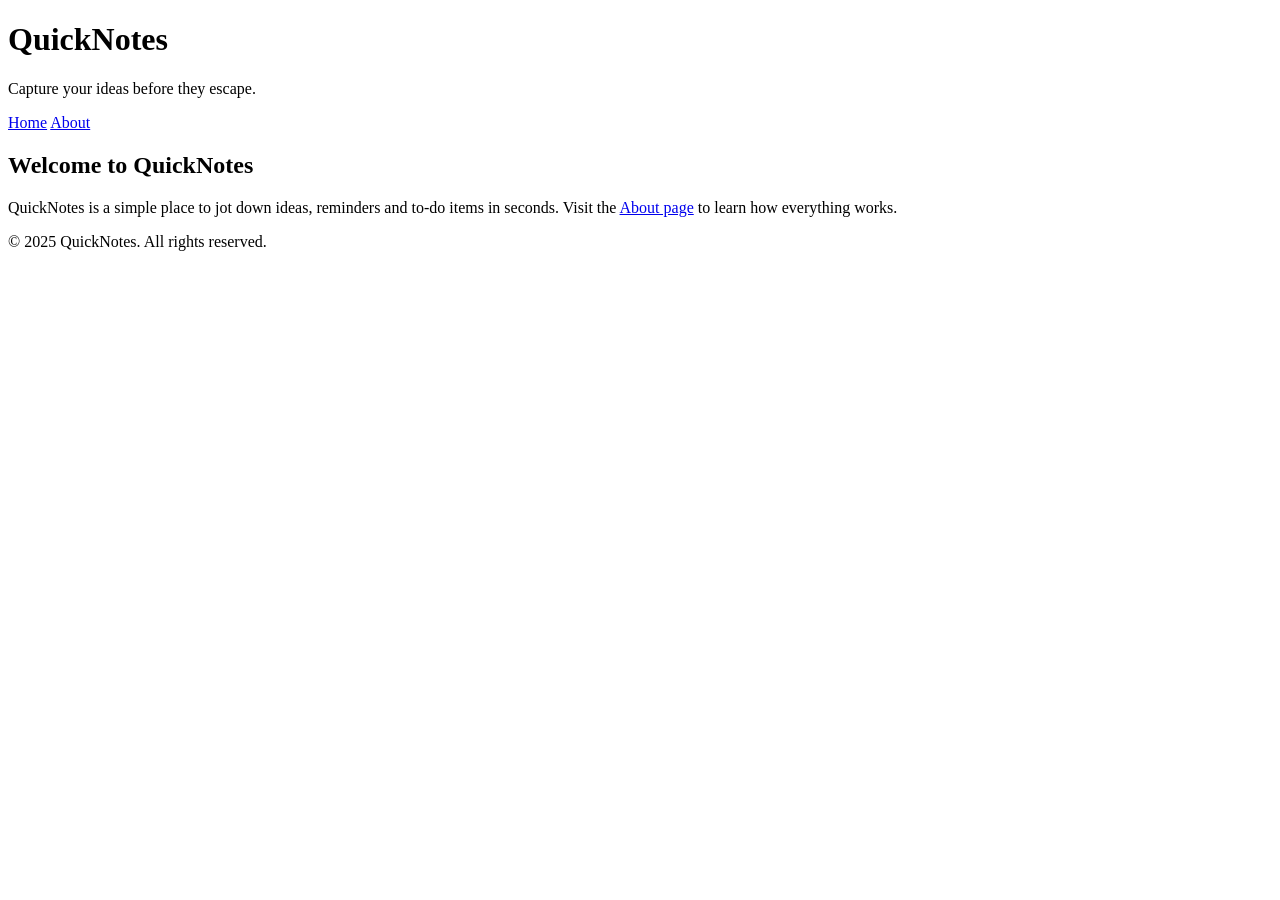
<file: index.html>
<!DOCTYPE html>
<html lang="en">
<head>
  <meta charset="utf-8">
  <meta name="viewport" content="width=device-width, initial-scale=1.0">
  <title>QuickNotes - Home</title>
</head>
<body>
  <header>
    <h1>QuickNotes</h1>
    <p>Capture your ideas before they escape.</p>
    <nav>
      <a href="index.html">Home</a>
      <a href="about.html">About</a>
    </nav>
  </header>

  <main>
    <h2>Welcome to QuickNotes</h2>
    <p>
      QuickNotes is a simple place to jot down ideas, reminders and to-do items
      in seconds. Visit the <a href="about.html">About page</a> to learn how
      everything works.
    </p>
  </main>

  <footer>
    <p>&copy; 2025 QuickNotes. All rights reserved.</p>
  </footer>
</body>
</html>
</file>
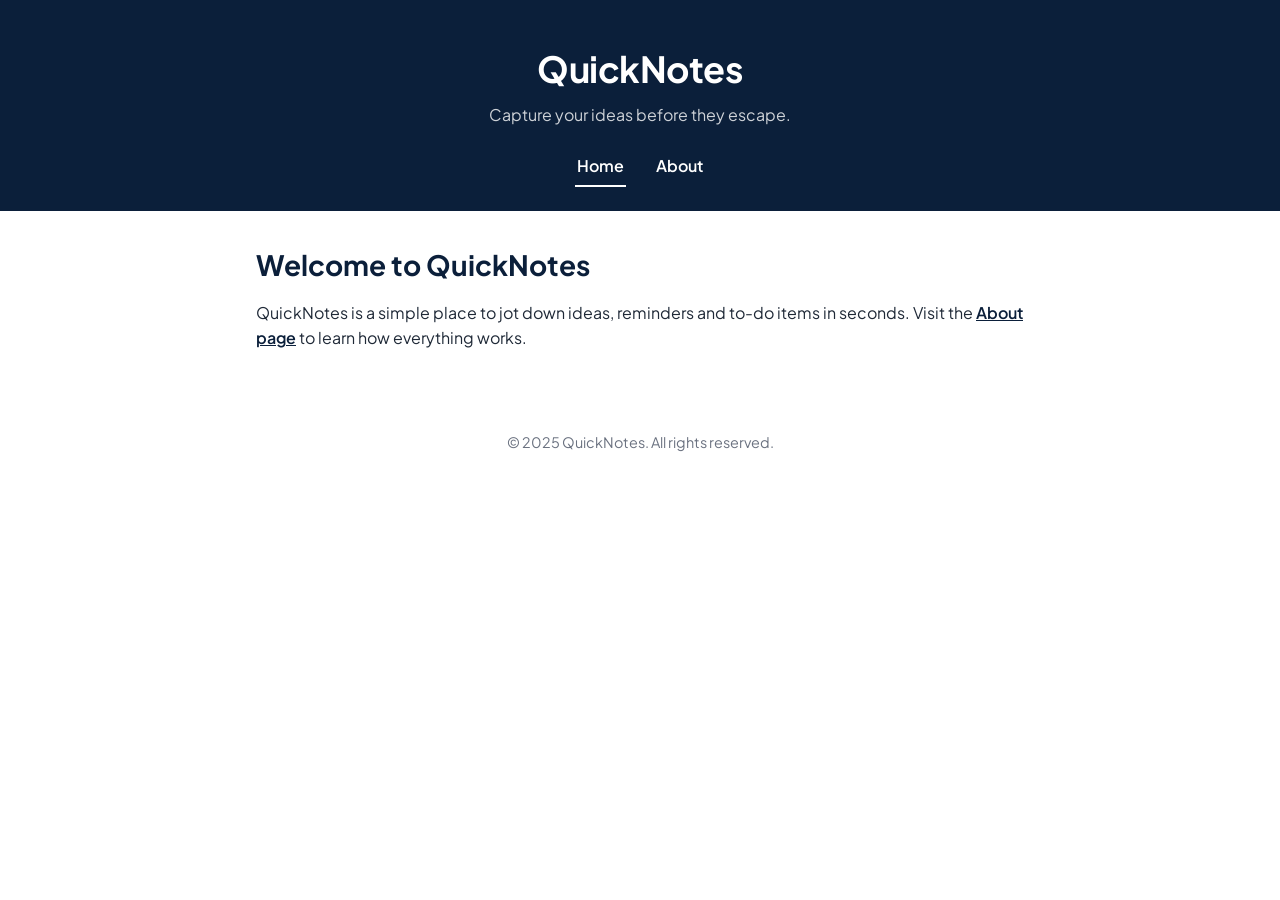
<file: day2/index.html>
<!DOCTYPE html>
<html lang="en">
<head>
  <meta charset="utf-8">
  <meta name="viewport" content="width=device-width, initial-scale=1.0">
  <title>QuickNotes - Home</title>
  <link rel="stylesheet" href="style.css">
</head>
<body>
  <header>
    <h1>QuickNotes</h1>
    <p>Capture your ideas before they escape.</p>
    <nav>
      <a href="index.html" class="active">Home</a>
      <a href="about.html">About</a>
    </nav>
  </header>

  <main>
    <h2>Welcome to QuickNotes</h2>
    <p>
      QuickNotes is a simple place to jot down ideas, reminders and to-do items
      in seconds. Visit the <a href="about.html">About page</a> to learn how
      everything works.
    </p>
  </main>

  <footer>
    <p>&copy; 2025 QuickNotes. All rights reserved.</p>
  </footer>
</body>
</html>
</file>
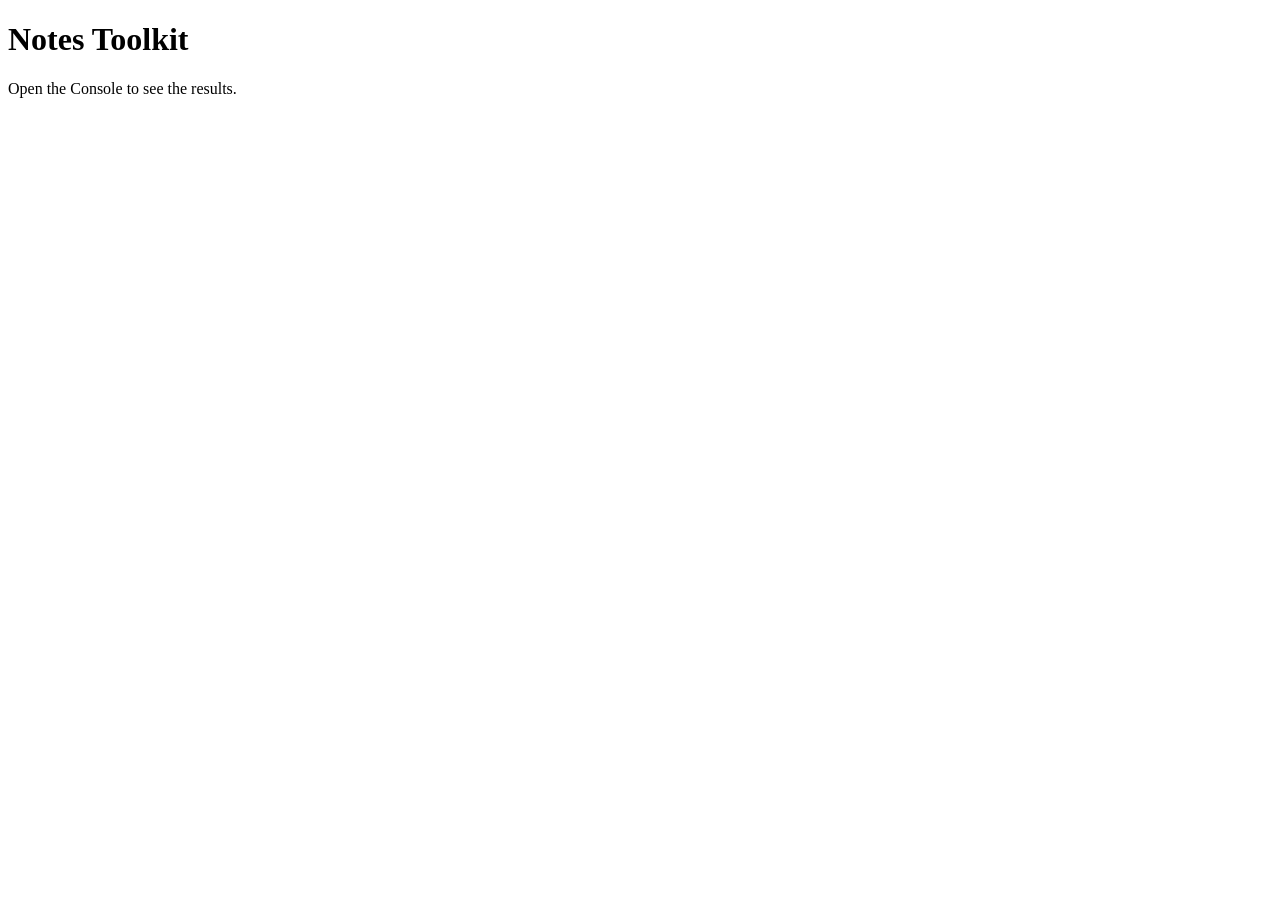
<file: day3/index.html>
<!DOCTYPE html>
<html lang="en">
<head>
  <meta charset="utf-8">
  <meta name="viewport" content="width=device-width, initial-scale=1.0">
  <title>Notes Toolkit</title>
  <script src="script.js" defer></script>
</head>
<body>
  <h1>Notes Toolkit</h1>
  <p>Open the Console to see the results.</p>
</body>
</html>
</file>
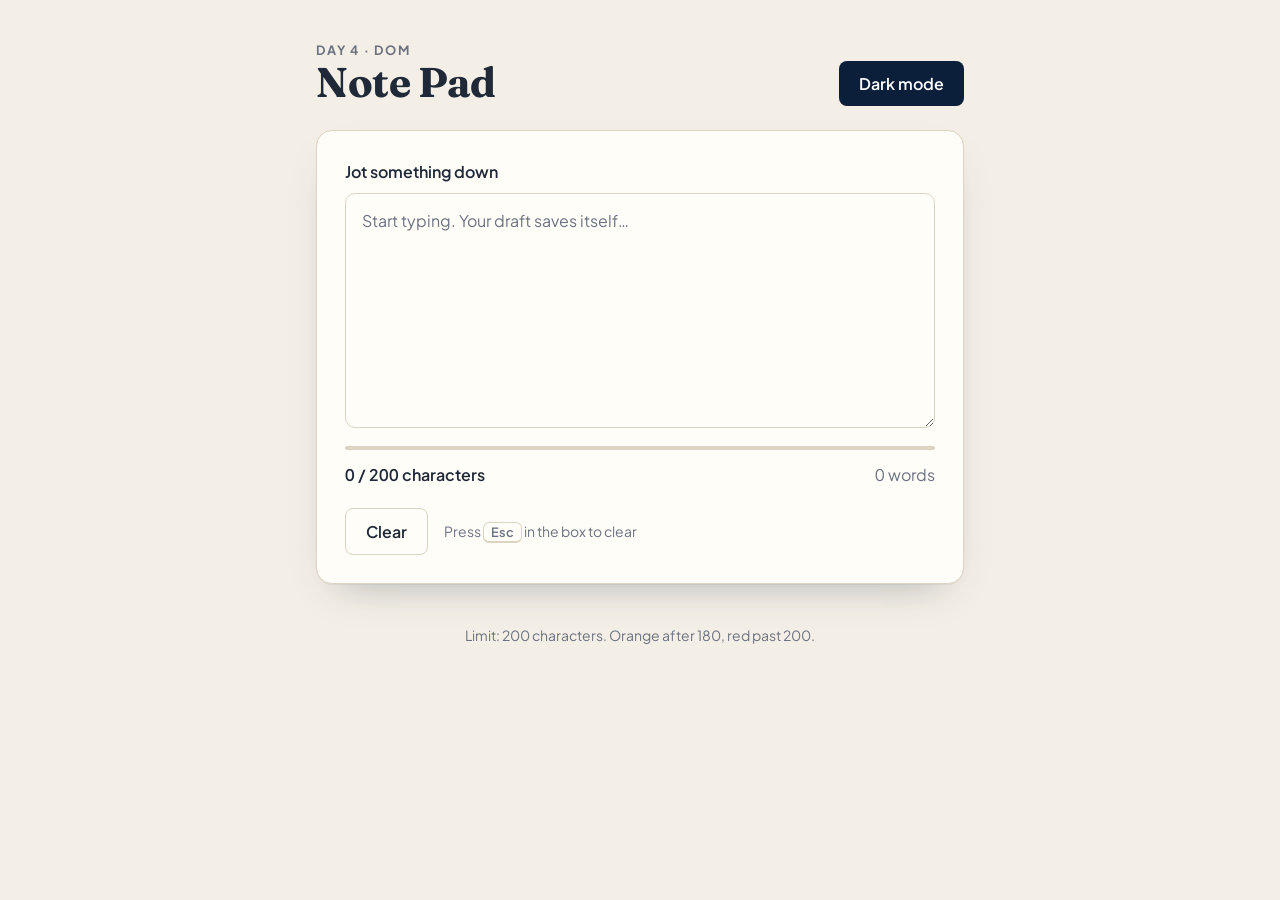
<file: day4/index.html>
<!DOCTYPE html>
<html lang="en">
<head>
  <meta charset="utf-8">
  <meta name="viewport" content="width=device-width, initial-scale=1.0">
  <title>Note Pad — Live Counter</title>
  <link rel="stylesheet" href="style.css">
  <script src="script.js" defer></script>
</head>
<body>
  <header class="top">
    <div>
      <p class="eyebrow">Day 4 · DOM</p>
      <h1>Note Pad</h1>
    </div>
    <button id="theme-toggle" type="button">Dark mode</button>
  </header>

  <main>
    <section class="pad">
      <label for="note-text">Jot something down</label>
      <textarea id="note-text" rows="8" placeholder="Start typing. Your draft saves itself…"></textarea>

      <div class="meter" aria-hidden="true"><span id="meter-fill"></span></div>

      <div class="stats">
        <p id="char-count">0 / 200 characters</p>
        <p id="word-count">0 words</p>
      </div>

      <div class="actions">
        <button id="clear-btn" type="button">Clear</button>
        <p class="hint">Press <kbd>Esc</kbd> in the box to clear</p>
      </div>
    </section>
  </main>

  <footer>Limit: 200 characters. Orange after 180, red past 200.</footer>
</body>
</html>
</file>
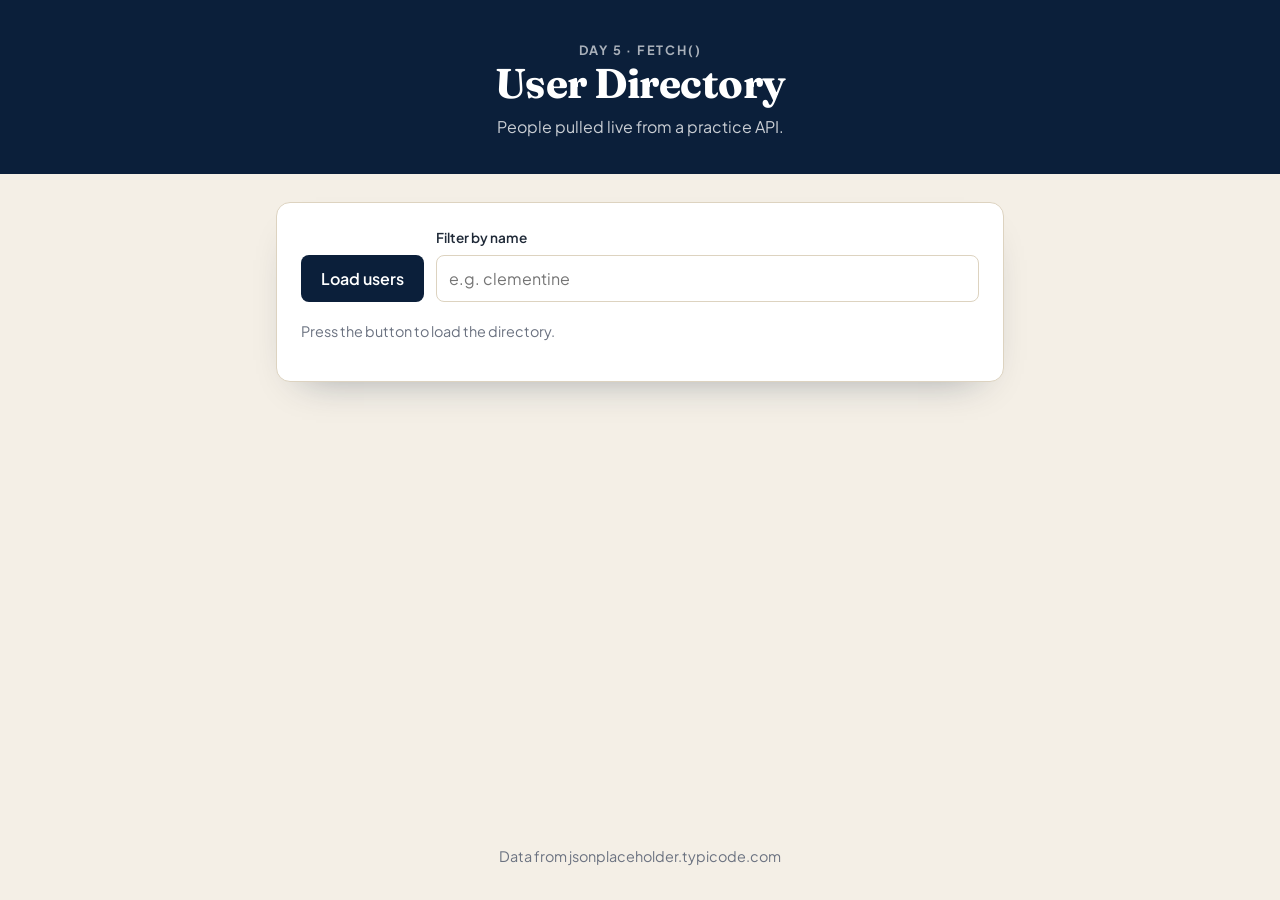
<file: day5/index.html>
<!DOCTYPE html>
<html lang="en">
<head>
  <meta charset="utf-8">
  <meta name="viewport" content="width=device-width, initial-scale=1.0">
  <title>User Directory</title>
  <link rel="stylesheet" href="style.css">
  <script src="users.js" defer></script>
</head>
<body>
  <header>
    <p class="eyebrow">Day 5 · fetch()</p>
    <h1>User Directory</h1>
    <p>People pulled live from a practice API.</p>
  </header>

  <main>
    <section class="card">
      <div class="controls">
        <button id="load-users" type="button">Load users</button>
        <div class="field">
          <label for="filter-input">Filter by name</label>
          <input id="filter-input" type="text" placeholder="e.g. clementine" autocomplete="off">
        </div>
      </div>
      <p id="status" role="status">Press the button to load the directory.</p>
      <ul id="users-list"></ul>
    </section>
  </main>

  <footer>
    <p>Data from jsonplaceholder.typicode.com</p>
  </footer>
</body>
</html>
</file>
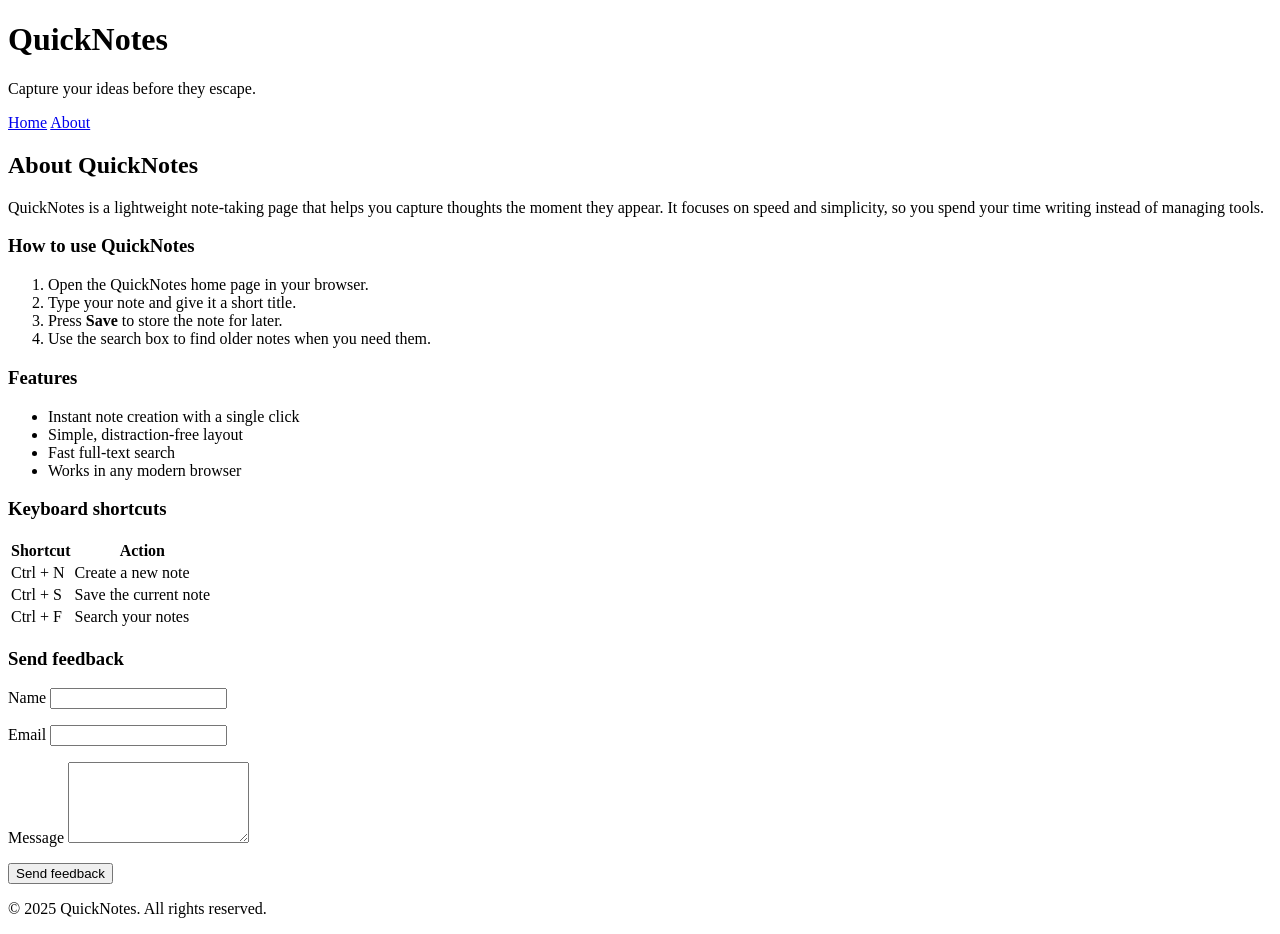
<file: about.html>
<!DOCTYPE html>
<html lang="en">
<head>
  <meta charset="utf-8">
  <meta name="viewport" content="width=device-width, initial-scale=1.0">
  <title>QuickNotes - About</title>
</head>
<body>
  <header>
    <h1>QuickNotes</h1>
    <p>Capture your ideas before they escape.</p>
    <nav>
      <a href="index.html">Home</a>
      <a href="about.html">About</a>
    </nav>
  </header>

  <main>
    <h2>About QuickNotes</h2>
    <p>
      QuickNotes is a lightweight note-taking page that helps you capture
      thoughts the moment they appear. It focuses on speed and simplicity,
      so you spend your time writing instead of managing tools.
    </p>

    <section>
      <h3>How to use QuickNotes</h3>
      <ol>
        <li>Open the QuickNotes home page in your browser.</li>
        <li>Type your note and give it a short title.</li>
        <li>Press <strong>Save</strong> to store the note for later.</li>
        <li>Use the search box to find older notes when you need them.</li>
      </ol>
    </section>

    <section>
      <h3>Features</h3>
      <ul>
        <li>Instant note creation with a single click</li>
        <li>Simple, distraction-free layout</li>
        <li>Fast full-text search</li>
        <li>Works in any modern browser</li>
      </ul>
    </section>

    <section>
      <h3>Keyboard shortcuts</h3>
      <table>
        <thead>
          <tr>
            <th scope="col">Shortcut</th>
            <th scope="col">Action</th>
          </tr>
        </thead>
        <tbody>
          <tr>
            <td>Ctrl + N</td>
            <td>Create a new note</td>
          </tr>
          <tr>
            <td>Ctrl + S</td>
            <td>Save the current note</td>
          </tr>
          <tr>
            <td>Ctrl + F</td>
            <td>Search your notes</td>
          </tr>
        </tbody>
      </table>
    </section>

    <section>
      <h3>Send feedback</h3>
      <form action="#" method="post">
        <p>
          <label for="name">Name</label>
          <input type="text" id="name" name="name" required>
        </p>
        <p>
          <label for="email">Email</label>
          <input type="email" id="email" name="email" required>
        </p>
        <p>
          <label for="message">Message</label>
          <textarea id="message" name="message" rows="5" required></textarea>
        </p>
        <p>
          <button type="submit">Send feedback</button>
        </p>
      </form>
    </section>
  </main>

  <footer>
    <p>&copy; 2025 QuickNotes. All rights reserved.</p>
  </footer>
</body>
</html>
</file>
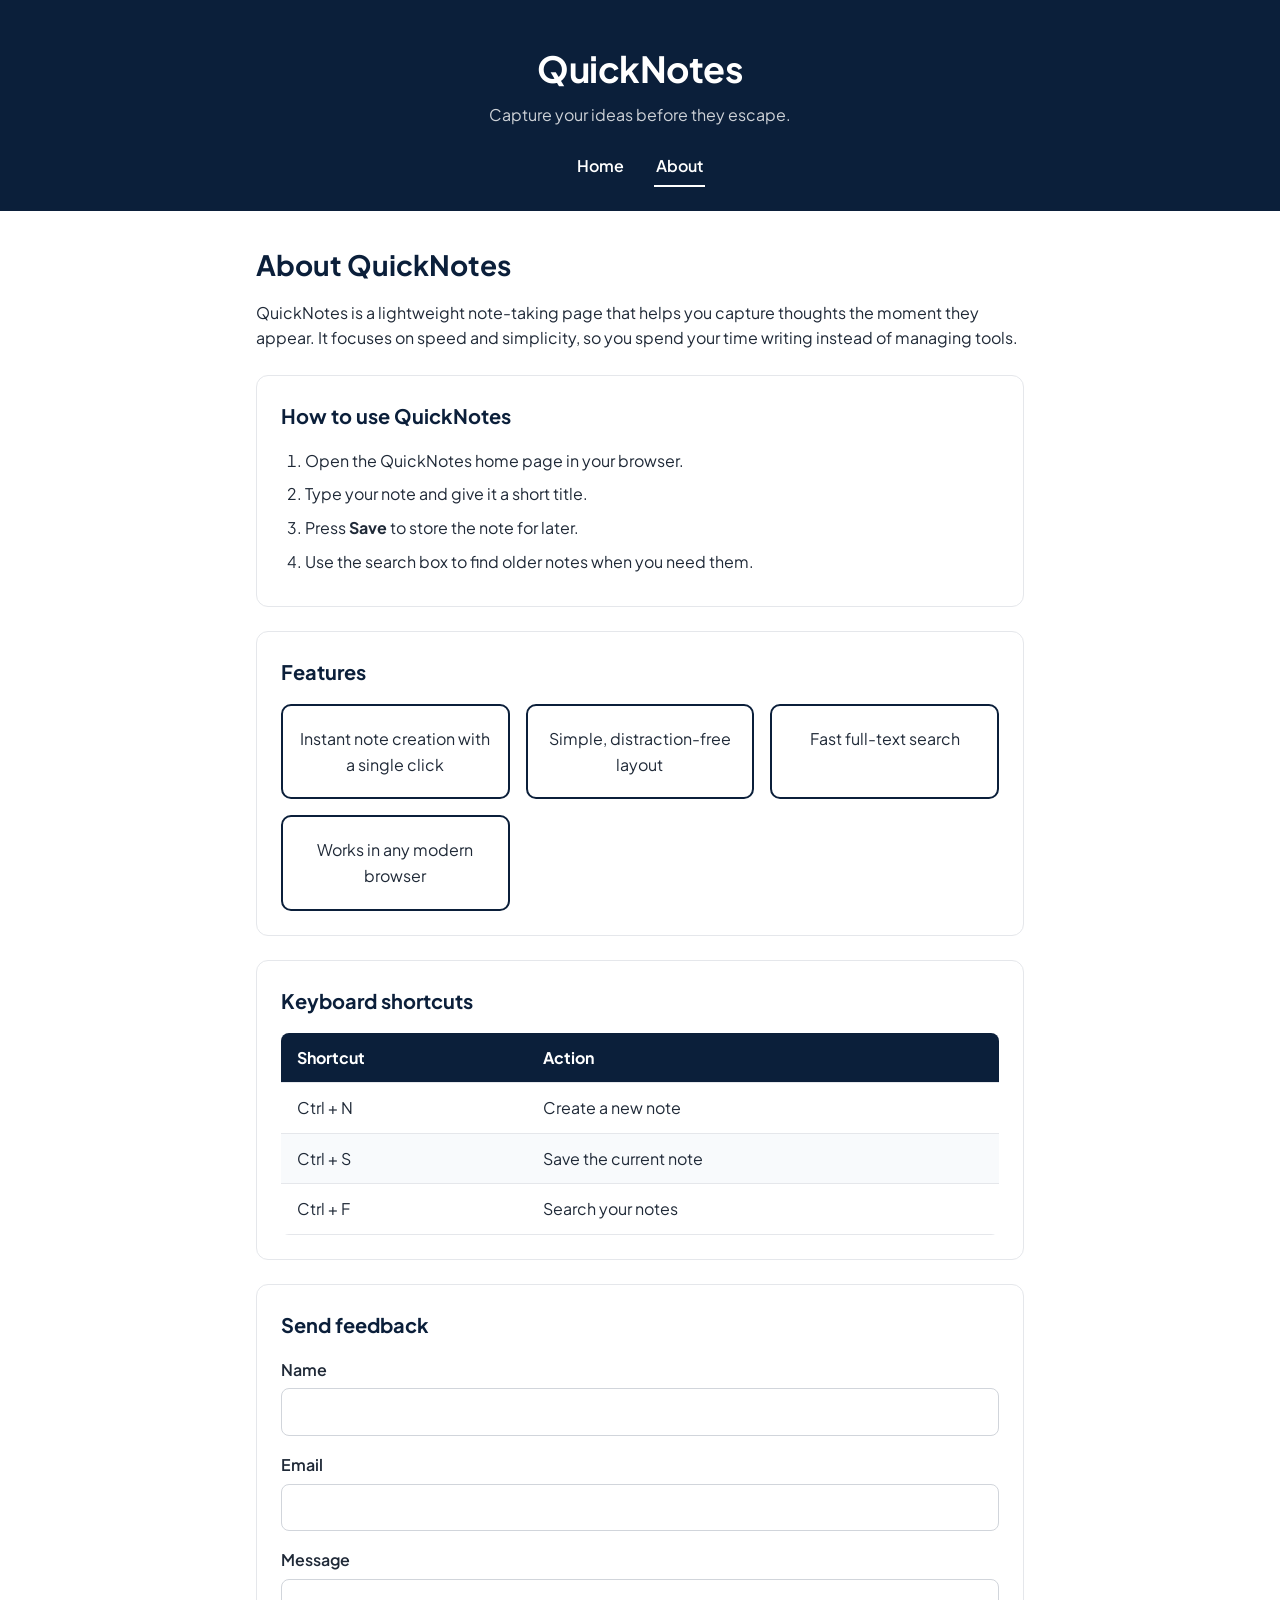
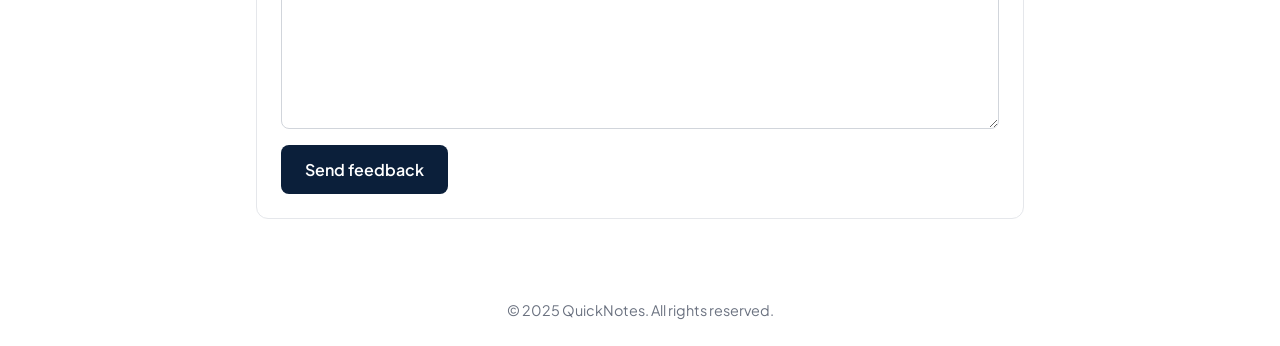
<file: day2/about.html>
<!DOCTYPE html>
<html lang="en">
<head>
  <meta charset="utf-8">
  <meta name="viewport" content="width=device-width, initial-scale=1.0">
  <title>QuickNotes - About</title>
  <link rel="stylesheet" href="style.css">
</head>
<body>
  <header>
    <h1>QuickNotes</h1>
    <p>Capture your ideas before they escape.</p>
    <nav>
      <a href="index.html">Home</a>
      <a href="about.html" class="active">About</a>
    </nav>
  </header>

  <main>
    <h2>About QuickNotes</h2>
    <p>
      QuickNotes is a lightweight note-taking page that helps you capture
      thoughts the moment they appear. It focuses on speed and simplicity,
      so you spend your time writing instead of managing tools.
    </p>

    <section>
      <h3>How to use QuickNotes</h3>
      <ol>
        <li>Open the QuickNotes home page in your browser.</li>
        <li>Type your note and give it a short title.</li>
        <li>Press <strong>Save</strong> to store the note for later.</li>
        <li>Use the search box to find older notes when you need them.</li>
      </ol>
    </section>

    <section>
      <h3>Features</h3>
      <ul class="features">
        <li>Instant note creation with a single click</li>
        <li>Simple, distraction-free layout</li>
        <li>Fast full-text search</li>
        <li>Works in any modern browser</li>
      </ul>
    </section>

    <section>
      <h3>Keyboard shortcuts</h3>
      <table>
        <thead>
          <tr>
            <th scope="col">Shortcut</th>
            <th scope="col">Action</th>
          </tr>
        </thead>
        <tbody>
          <tr>
            <td>Ctrl + N</td>
            <td>Create a new note</td>
          </tr>
          <tr>
            <td>Ctrl + S</td>
            <td>Save the current note</td>
          </tr>
          <tr>
            <td>Ctrl + F</td>
            <td>Search your notes</td>
          </tr>
        </tbody>
      </table>
    </section>

    <section>
      <h3>Send feedback</h3>
      <form action="#" method="post">
        <p>
          <label for="name">Name</label>
          <input type="text" id="name" name="name" required>
        </p>
        <p>
          <label for="email">Email</label>
          <input type="email" id="email" name="email" required>
        </p>
        <p>
          <label for="message">Message</label>
          <textarea id="message" name="message" rows="5" required></textarea>
        </p>
        <p>
          <button type="submit">Send feedback</button>
        </p>
      </form>
    </section>
  </main>

  <footer>
    <p>&copy; 2025 QuickNotes. All rights reserved.</p>
  </footer>
</body>
</html>
</file>
<file: day2/style.css>
@import url("https://fonts.googleapis.com/css2?family=Plus+Jakarta+Sans:wght@400;500;600;700&display=swap");

* {
  box-sizing: border-box;
  margin: 0;
  padding: 0;
}

body {
  font-family: "Plus Jakarta Sans", system-ui, Arial, sans-serif;
  line-height: 1.6;
  background-color: #ffffff;
  color: #1f2937;
}

a {
  color: #0b1f3a;
  font-weight: 600;
}

header {
  background-color: #0b1f3a;
  color: #ffffff;
  text-align: center;
  padding: 40px 20px 24px;
}

header h1 {
  font-size: 2.25rem;
  letter-spacing: -0.5px;
}

header p {
  color: rgba(255, 255, 255, 0.8);
  margin-top: 4px;
}

nav {
  display: flex;
  justify-content: center;
  flex-wrap: wrap;
  gap: 28px;
  margin-top: 20px;
}

nav a {
  color: #ffffff;
  text-decoration: none;
  font-weight: 600;
  padding: 6px 2px;
  border-bottom: 2px solid transparent;
  transition: border-color 0.3s ease;
}

nav a:hover,
nav a.active {
  border-bottom-color: #ffffff;
}

main {
  max-width: 800px;
  margin: 0 auto;
  padding: 32px 16px;
}

main > h2 {
  font-size: 1.75rem;
  margin-bottom: 12px;
}

main > p {
  margin-bottom: 24px;
}

section {
  background-color: #ffffff;
  border: 1px solid #e5e7eb;
  border-radius: 12px;
  padding: 24px;
  margin-bottom: 24px;
}

h2,
h3 {
  color: #0b1f3a;
}

h3 {
  font-size: 1.25rem;
  margin-bottom: 16px;
}

ol {
  padding-left: 24px;
}

ol li {
  margin-bottom: 8px;
}

.features {
  list-style: none;
  display: grid;
  grid-template-columns: repeat(auto-fit, minmax(180px, 1fr));
  gap: 16px;
}

.features li {
  background-color: #ffffff;
  border: 2px solid #0b1f3a;
  border-radius: 10px;
  padding: 20px 16px;
  text-align: center;
}

table {
  width: 100%;
  border-collapse: collapse;
  border-radius: 8px;
  overflow: hidden;
}

th,
td {
  padding: 12px 16px;
  text-align: left;
  border-bottom: 1px solid #e5e7eb;
}

th {
  background-color: #0b1f3a;
  color: #ffffff;
}

tbody tr:nth-child(even) {
  background-color: #f8fafc;
}

form {
  display: flex;
  flex-direction: column;
  gap: 16px;
}

form p {
  display: flex;
  flex-direction: column;
}

label {
  font-weight: 600;
  margin-bottom: 6px;
}

input,
textarea {
  width: 100%;
  padding: 10px 12px;
  border: 1px solid #d1d5db;
  border-radius: 8px;
  font: inherit;
  transition: border-color 0.3s ease, box-shadow 0.3s ease;
}

input:focus,
textarea:focus {
  outline: none;
  border-color: #0b1f3a;
  box-shadow: 0 0 0 3px rgba(11, 31, 58, 0.2);
}

textarea {
  resize: vertical;
}

button {
  align-self: flex-start;
  background-color: #0b1f3a;
  color: #ffffff;
  border: none;
  border-radius: 8px;
  padding: 12px 24px;
  font: inherit;
  font-weight: 600;
  cursor: pointer;
  transition: opacity 0.3s ease, transform 0.2s ease;
}

button:hover {
  opacity: 0.85;
  transform: translateY(-2px);
}

a:focus-visible,
button:focus-visible {
  outline: 3px solid #0b1f3a;
  outline-offset: 3px;
}

nav a:focus-visible {
  outline-color: #ffffff;
}

footer {
  text-align: center;
  color: #6b7280;
  font-size: 0.9rem;
  padding: 24px 16px;
}

@media (max-width: 600px) {
  header {
    padding: 24px 12px 16px;
  }

  header h1 {
    font-size: 1.5rem;
  }

  header p {
    font-size: 0.9rem;
  }

  main {
    padding: 20px 12px;
  }

  section {
    padding: 16px;
  }
}
</file>
<file: day4/style.css>
@import url("https://fonts.googleapis.com/css2?family=Fraunces:opsz,wght@9..144,600;9..144,700&family=Plus+Jakarta+Sans:wght@400;500;600;700&display=swap");

:root {
  --bg: #f4efe6;
  --surface: #fffdf8;
  --text: #1f2937;
  --muted: #6b7280;
  --border: #ddd3c0;
  --accent: #0b1f3a;
  --accent-text: #ffffff;
  --focus: rgba(11, 31, 58, 0.25);
  --warning: #c2570c;
  --danger: #c62828;
  --shadow: 0 1px 0 rgba(0, 0, 0, 0.04), 0 18px 40px -22px rgba(11, 31, 58, 0.35);
}

body.dark {
  --bg: #0d1420;
  --surface: #151e2e;
  --text: #e6ebf3;
  --muted: #8d9ab0;
  --border: #26324a;
  --accent: #f2c45a;
  --accent-text: #0d1420;
  --focus: rgba(242, 196, 90, 0.3);
  --warning: #ffa24d;
  --danger: #ff6b6b;
  --shadow: 0 18px 40px -22px rgba(0, 0, 0, 0.8);
}

* {
  box-sizing: border-box;
  margin: 0;
  padding: 0;
}

body {
  font-family: "Plus Jakarta Sans", system-ui, Arial, sans-serif;
  line-height: 1.6;
  background-color: var(--bg);
  color: var(--text);
  min-height: 100vh;
  transition: background-color 0.3s ease, color 0.3s ease;
}

.top {
  max-width: 680px;
  margin: 0 auto;
  padding: 40px 16px 8px;
  display: flex;
  align-items: flex-end;
  justify-content: space-between;
  gap: 16px;
}

.eyebrow {
  font-size: 0.8rem;
  font-weight: 700;
  letter-spacing: 0.14em;
  text-transform: uppercase;
  color: var(--muted);
}

h1 {
  font-family: "Fraunces", Georgia, serif;
  font-size: 2.6rem;
  line-height: 1.1;
  letter-spacing: -0.5px;
  color: var(--text);
}

main {
  max-width: 680px;
  margin: 0 auto;
  padding: 16px 16px 32px;
}

.pad {
  background-color: var(--surface);
  border: 1px solid var(--border);
  border-radius: 16px;
  padding: 28px;
  box-shadow: var(--shadow);
  transition: background-color 0.3s ease, border-color 0.3s ease;
}

label {
  display: block;
  font-weight: 600;
  margin-bottom: 8px;
}

textarea {
  width: 100%;
  padding: 14px 16px;
  border: 1px solid var(--border);
  border-radius: 10px;
  background-color: transparent;
  color: var(--text);
  font: inherit;
  resize: vertical;
  transition: border-color 0.3s ease, box-shadow 0.3s ease;
}

textarea::placeholder {
  color: var(--muted);
}

textarea:focus {
  outline: none;
  border-color: var(--accent);
  box-shadow: 0 0 0 4px var(--focus);
}

/* Progress meter under the box */
.meter {
  height: 4px;
  margin-top: 12px;
  border-radius: 999px;
  background-color: var(--border);
  overflow: hidden;
}

#meter-fill {
  display: block;
  height: 100%;
  width: 0;
  background-color: var(--accent);
  transition: width 0.15s ease, background-color 0.2s ease;
}

.meter.warning #meter-fill { background-color: var(--warning); }
.meter.over #meter-fill { background-color: var(--danger); }

.stats {
  display: flex;
  justify-content: space-between;
  gap: 16px;
  margin-top: 12px;
  font-variant-numeric: tabular-nums;
}

#char-count {
  font-weight: 600;
  color: var(--text);
  transition: color 0.2s ease;
}

#word-count {
  color: var(--muted);
}

/* Required state classes for the character counter */
.warning {
  color: var(--warning) !important;
}

.over {
  color: var(--danger) !important;
  font-weight: 700;
}

.actions {
  display: flex;
  align-items: center;
  gap: 16px;
  margin-top: 20px;
  flex-wrap: wrap;
}

.hint {
  color: var(--muted);
  font-size: 0.875rem;
}

kbd {
  font: inherit;
  font-size: 0.8rem;
  font-weight: 600;
  padding: 1px 7px;
  border: 1px solid var(--border);
  border-bottom-width: 2px;
  border-radius: 6px;
}

button {
  background-color: var(--accent);
  color: var(--accent-text);
  border: none;
  border-radius: 8px;
  padding: 10px 20px;
  font: inherit;
  font-weight: 600;
  cursor: pointer;
  transition: opacity 0.3s ease, transform 0.2s ease, background-color 0.3s ease;
}

button:hover {
  opacity: 0.85;
  transform: translateY(-2px);
}

#clear-btn {
  background-color: transparent;
  color: var(--text);
  border: 1px solid var(--border);
}

button:focus-visible {
  outline: 3px solid var(--accent);
  outline-offset: 3px;
}

footer {
  text-align: center;
  color: var(--muted);
  font-size: 0.875rem;
  padding: 8px 16px 40px;
}

@media (max-width: 600px) {
  h1 { font-size: 2rem; }
  .top { padding-top: 24px; }
  .pad { padding: 18px; }
}
</file>
<file: day5/style.css>
@import url("https://fonts.googleapis.com/css2?family=Fraunces:opsz,wght@9..144,600;9..144,700&family=Plus+Jakarta+Sans:wght@400;500;600;700&display=swap");

:root {
  --bg: #f4efe6;
  --surface: #ffffff;
  --text: #1f2937;
  --muted: #6b7280;
  --border: #ddd3c0;
  --navy: #0b1f3a;
  --error: #c62828;
}

* {
  box-sizing: border-box;
  margin: 0;
  padding: 0;
}

body {
  font-family: "Plus Jakarta Sans", system-ui, Arial, sans-serif;
  line-height: 1.6;
  background-color: var(--bg);
  color: var(--text);
  min-height: 100vh;
  display: flex;
  flex-direction: column;
}

header {
  background-color: var(--navy);
  color: #ffffff;
  text-align: center;
  padding: 40px 20px 34px;
}

.eyebrow {
  font-size: 0.8rem;
  font-weight: 700;
  letter-spacing: 0.14em;
  text-transform: uppercase;
  color: rgba(255, 255, 255, 0.65);
}

h1 {
  font-family: "Fraunces", Georgia, serif;
  font-size: 2.6rem;
  line-height: 1.15;
  letter-spacing: -0.5px;
}

header p:last-child {
  margin-top: 6px;
  color: rgba(255, 255, 255, 0.78);
}

main {
  width: 100%;
  max-width: 760px;
  margin: 0 auto;
  padding: 28px 16px;
  flex: 1;
}

.card {
  background-color: var(--surface);
  border: 1px solid var(--border);
  border-radius: 14px;
  padding: 24px;
  box-shadow: 0 18px 40px -26px rgba(11, 31, 58, 0.45);
}

.controls {
  display: flex;
  align-items: flex-end;
  gap: 12px;
}

.field {
  flex: 1;
}

label {
  display: block;
  font-size: 0.85rem;
  font-weight: 600;
  margin-bottom: 6px;
}

input {
  width: 100%;
  padding: 10px 12px;
  border: 1px solid var(--border);
  border-radius: 8px;
  font: inherit;
  color: var(--text);
  transition: border-color 0.3s ease, box-shadow 0.3s ease;
}

input:focus {
  outline: none;
  border-color: var(--navy);
  box-shadow: 0 0 0 3px rgba(11, 31, 58, 0.2);
}

button {
  background-color: var(--navy);
  color: #ffffff;
  border: none;
  border-radius: 8px;
  padding: 11px 20px;
  font: inherit;
  font-weight: 600;
  cursor: pointer;
  white-space: nowrap;
  transition: opacity 0.3s ease, transform 0.2s ease;
}

button:hover:not(:disabled) {
  opacity: 0.85;
  transform: translateY(-2px);
}

button:disabled {
  opacity: 0.5;
  cursor: not-allowed;
}

button:focus-visible {
  outline: 3px solid var(--navy);
  outline-offset: 3px;
}

#status {
  margin: 18px 0 14px;
  color: var(--muted);
  font-size: 0.9rem;
}

#status.error {
  color: var(--error);
  font-weight: 600;
}

#users-list {
  list-style: none;
  display: grid;
  grid-template-columns: repeat(auto-fill, minmax(260px, 1fr));
  gap: 14px;
}

.user {
  background-color: #fffdf8;
  border: 1px solid var(--border);
  border-left: 6px solid var(--navy);
  border-radius: 10px;
  padding: 14px 16px;
  font-size: 0.9rem;
  overflow-wrap: anywhere;
}

.user h3 {
  font-family: "Fraunces", Georgia, serif;
  font-size: 1.1rem;
  color: var(--navy);
  margin-bottom: 4px;
}

.empty {
  grid-column: 1 / -1;
  text-align: center;
  color: var(--muted);
  padding: 20px 0;
}

footer {
  text-align: center;
  color: var(--muted);
  font-size: 0.9rem;
  padding: 16px 16px 32px;
}

@media (max-width: 600px) {
  h1 {
    font-size: 2rem;
  }

  .card {
    padding: 18px;
  }

  .controls {
    flex-direction: column;
    align-items: stretch;
  }
}
</file>
